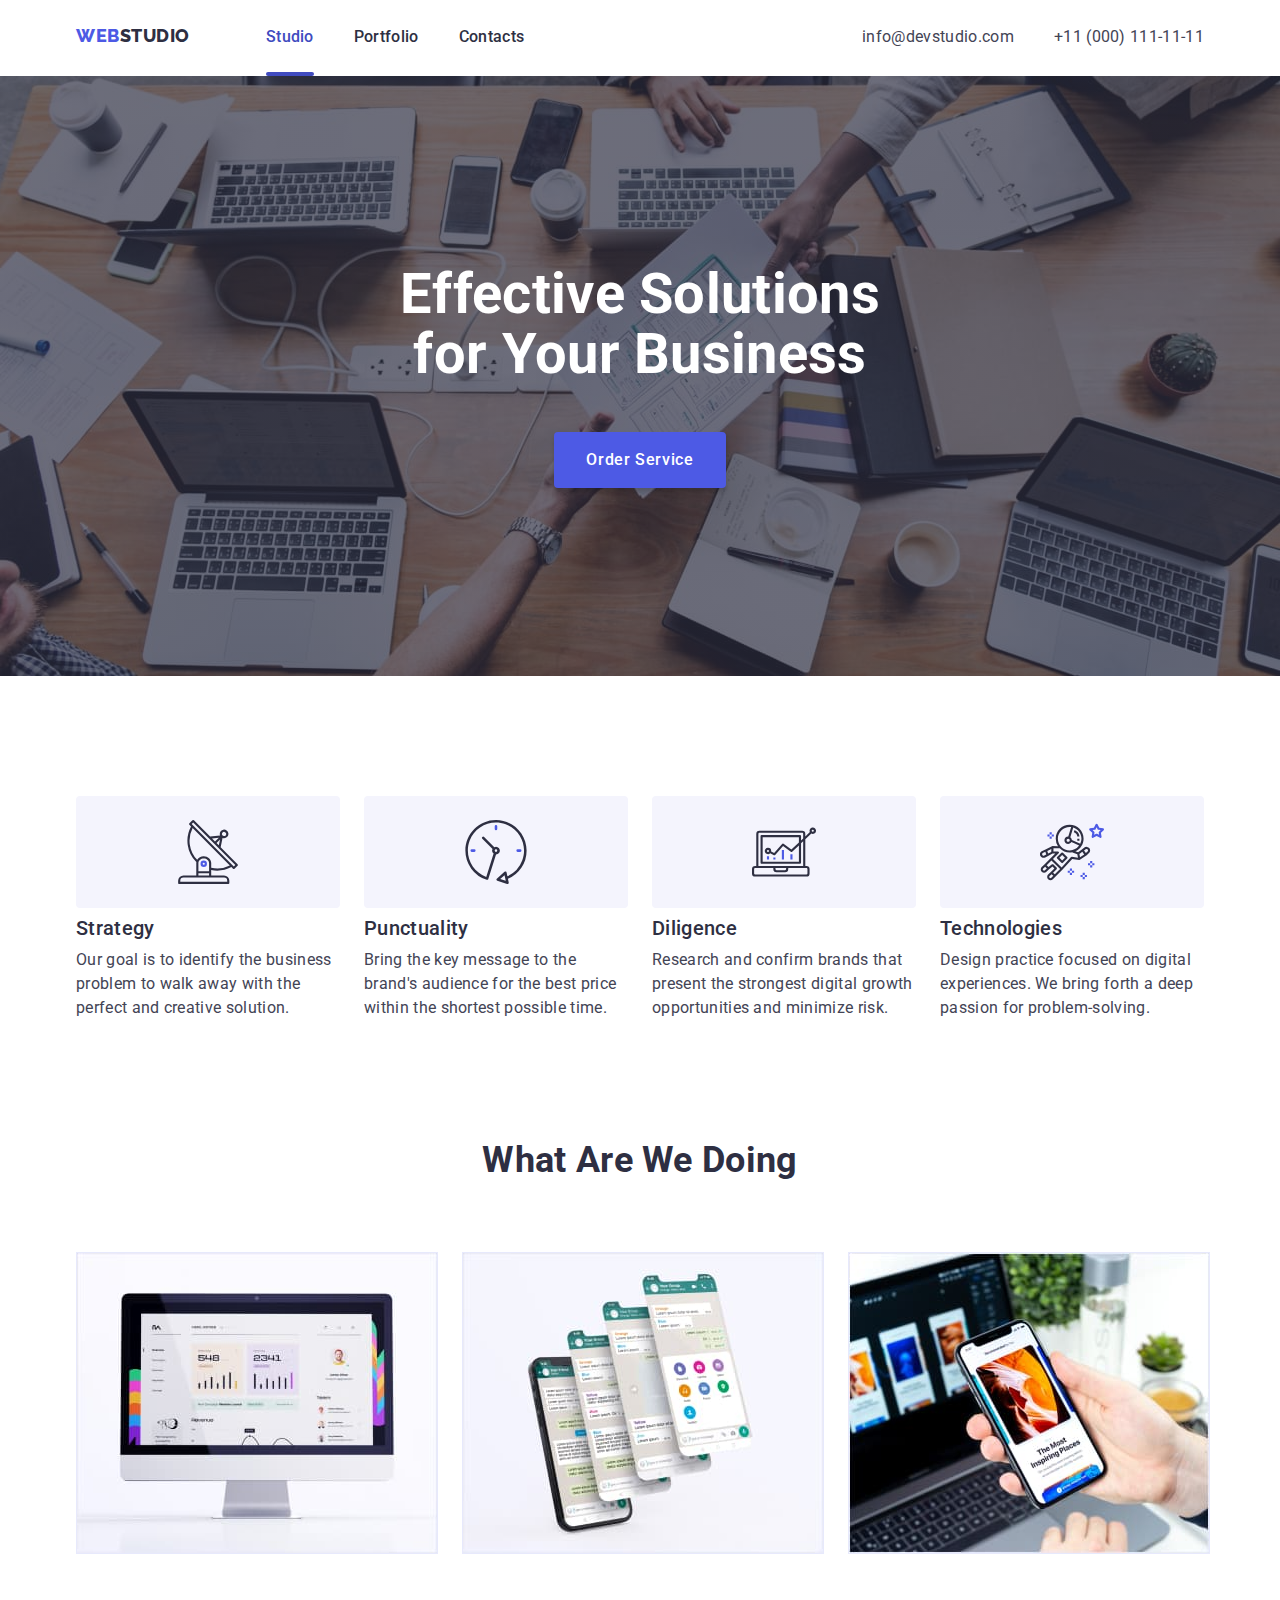
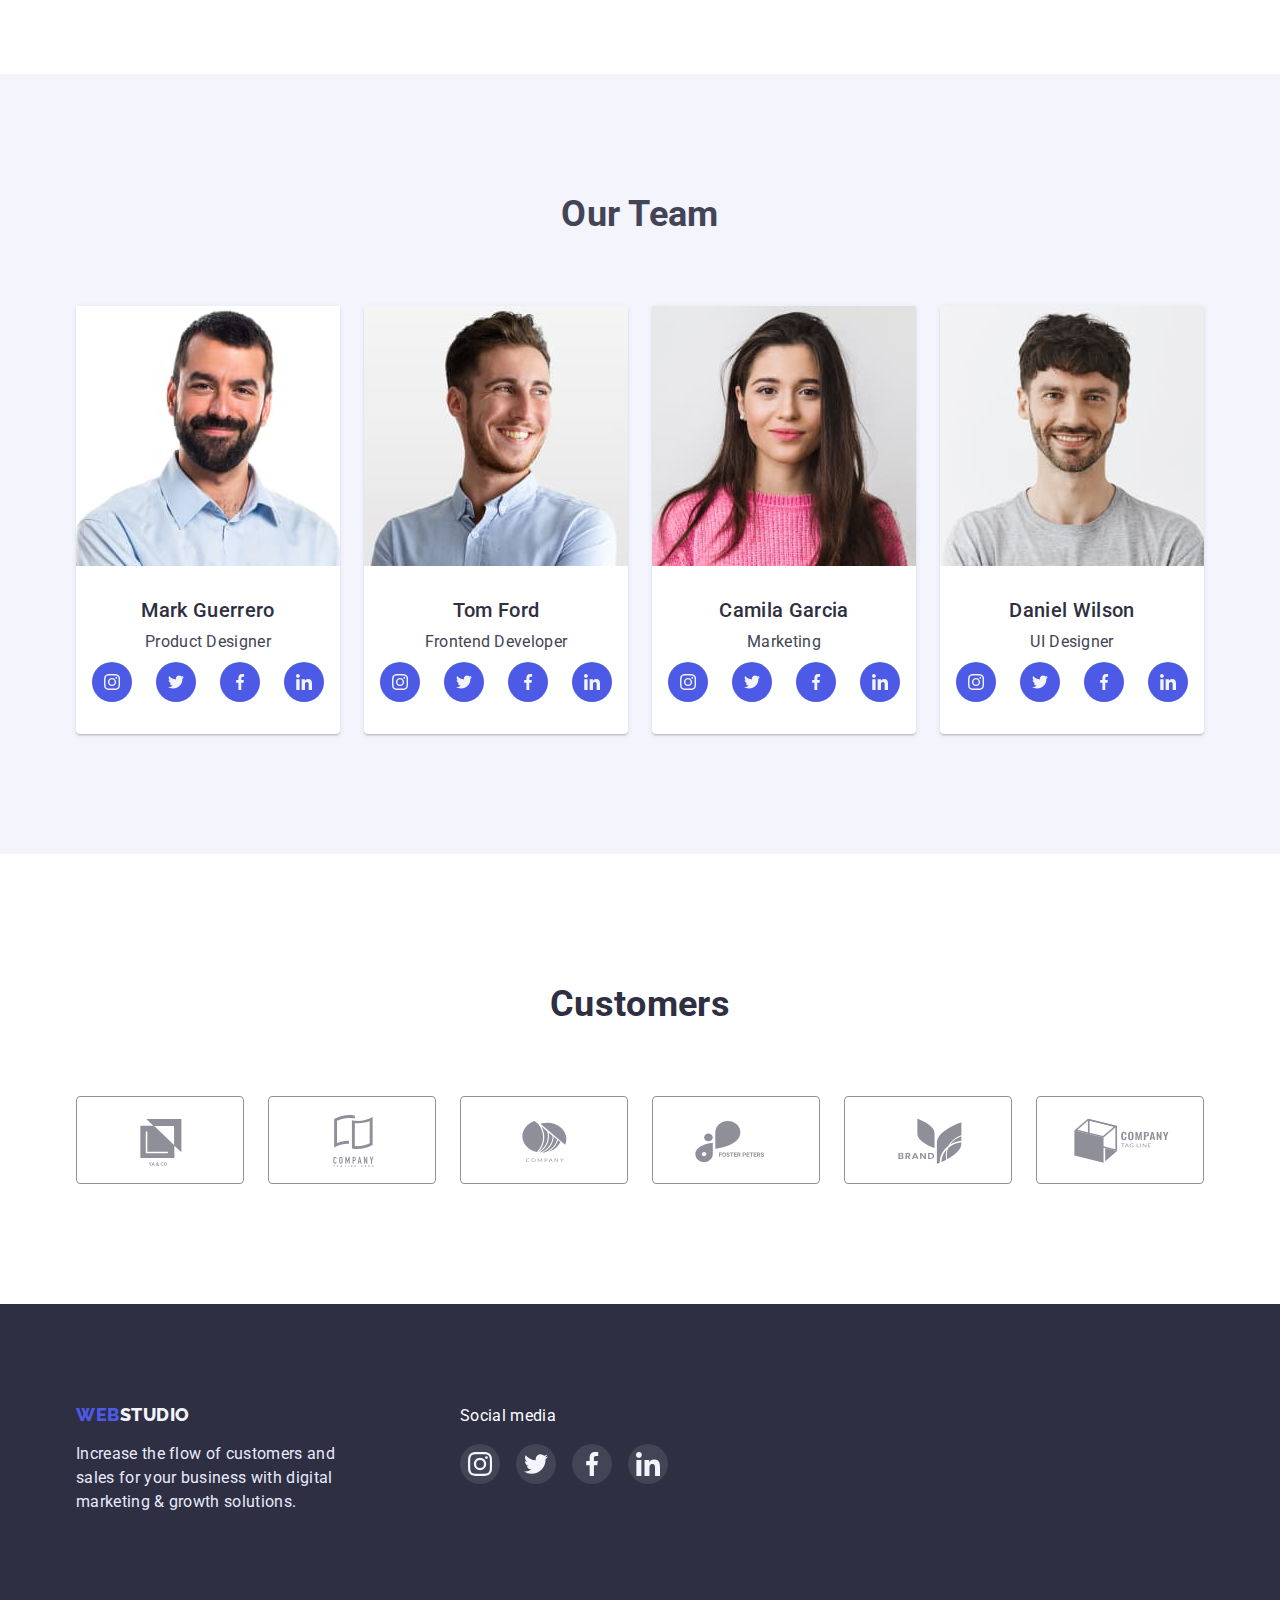
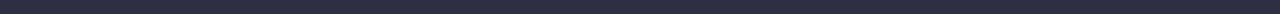
<file: index.html>
<!DOCTYPE html>
<html lang="en">
  <head>
    <meta charset="UTF-8" />
    <meta http-equiv="X-UA-Compatible" content="IE=edge" />
    <meta name="viewport" content="width=device-width, initial-scale=1.0" />
    <link rel="preconnect" href="https://fonts.googleapis.com" />
    <link rel="preconnect" href="https://fonts.gstatic.com" crossorigin />
    <link
      href="https://fonts.googleapis.com/css2?family=Roboto:wght@400;500;700;900&family=Raleway:wght@800&display=swap"
      rel="stylesheet"
    />
    <link
      rel="stylesheet"
      href="https://cdnjs.cloudflare.com/ajax/libs/modern-normalize/1.1.0/modern-normalize.min.css"
    />
    <link rel="stylesheet" href="css/styles.css" />
    <title>Web Studio</title>
  </head>
  <body class="body">
    <header class="header">
      <div class="container flex-header">
        <!--Logo-->
        <a class="header-logo-left" href="."
          >Web<span class="header-logo-right">Studio</span></a
        >
        <!--Navigation-->
        <nav class="navigation">
          <ul class="nav-ul">
            <li class="nav-li">
              <a class="nav-a current-page" href=".">Studio</a>
            </li>
            <li class="nav-li">
              <a class="nav-a" href="portfolio.html">Portfolio</a>
            </li>
            <li class="nav-li"><a class="nav-a" href="">Contacts</a></li>
          </ul>
        </nav>
        <!-- Address -->
        <address class="address">
          <ul class="address-ul">
            <li>
              <a class="address-a" href="mailto:info@devstudio.com"
                >info@devstudio.com</a
              >
            </li>
            <li>
              <a class="address-a" href="tel:+110001111111"
                >+11 (000) 111-11-11</a
              >
            </li>
          </ul>
        </address>
      </div>
    </header>
    <main>
      <!-- Hero section -->
      <section class="index-section-hero section">
        <div class="container">
          <h1 class="index-hero-h1">Effective Solutions for Your Business</h1>
          <button class="index-hero-btn" type="button" data-modal-open>
            Order Service
          </button>
        </div>
      </section>
      <!-- Section1 -->
      <section class="index-section-strategy section">
        <div class="container">
          <h2 class="visually-hidden">Our operating principles</h2>
          <ul class="index-section-strategy-ul section-flex">
            <li class="index-section-strategy-item flex-column">
              <div class="index-section-strategy-icon-bg flex-center">
                <svg class="index-section-strategy-icon">
                  <use href="./images/icons.svg#icon-antenna-1"></use>
                </svg>
              </div>
              <h3 class="index-section-strategy-h3">Strategy</h3>
              <p class="index-section-strategy-p">
                Our goal is to identify the business problem to walk away with
                the perfect and creative solution.
              </p>
            </li>
            <li class="index-section-strategy-item flex-column">
              <div class="index-section-strategy-icon-bg flex-center">
                <svg class="index-section-strategy-icon">
                  <use href="./images/icons.svg#icon-clock-1"></use>
                </svg>
              </div>
              <h3 class="index-section-strategy-h3">Punctuality</h3>
              <p class="index-section-strategy-p">
                Bring the key message to the brand's audience for the best price
                within the shortest possible time.
              </p>
            </li>
            <li class="index-section-strategy-item flex-column">
              <div class="index-section-strategy-icon-bg flex-center">
                <svg class="index-section-strategy-icon">
                  <use href="./images/icons.svg#icon-diagram-1"></use>
                </svg>
              </div>
              <h3 class="index-section-strategy-h3">Diligence</h3>
              <p class="index-section-strategy-p">
                Research and confirm brands that present the strongest digital
                growth opportunities and minimize risk.
              </p>
            </li>
            <li class="index-section-strategy-item flex-column">
              <div class="index-section-strategy-icon-bg flex-center">
                <svg class="index-section-strategy-icon">
                  <use href="./images/icons.svg#icon-astronaut-1"></use>
                </svg>
              </div>
              <h3 class="index-section-strategy-h3">Technologies</h3>
              <p class="index-section-strategy-p">
                Design practice focused on digital experiences. We bring forth a
                deep passion for problem-solving.
              </p>
            </li>
          </ul>
        </div>
      </section>
      <!-- Section2 -->
      <section class="index-section-work section">
        <div class="container">
          <h2 class="index-section-work-h2">What are we doing</h2>
          <ul class="index-section-work-ul section-flex">
            <li class="index-section-work-item">
              <img
                class="index-section-work-img-work"
                src="./images/index/work/img-work-1.jpg"
                alt="Work statistics"
              />
            </li>
            <li class="index-section-work-item">
              <img
                class="index-section-work-img-work"
                src="./images/index/work/img-work-2.jpg"
                alt="Messaging with clients"
              />
            </li>
            <li class="index-section-work-item">
              <img
                class="index-section-work-img-work"
                src="./images/index/work/img-work-3.jpg"
                alt="Work with computer"
              />
            </li>
          </ul>
        </div>
      </section>
      <!-- Section3 -->
      <section class="index-section-team section">
        <div class="container">
          <h2 class="index-section-team-h2">Our Team</h2>
          <ul class="index-section-team-cards section-flex">
            <li class="index-section-team-cards-item">
              <img
                class="index-section-team-cards-img"
                src="./images/index/team/img-employee-1.jpg"
                alt="Product Designer"
              />
              <div class="index-section-team-cards-text flex-column">
                <h3 class="index-section-team-cards-h3">Mark Guerrero</h3>
                <p class="index-section-team-cards-p">Product Designer</p>

                <!-- social links -->
                <ul class="index-section-team-cards-links section-flex">
                  <li class="index-section-team-cards-links-item">
                    <a
                      class="index-section-team-cards-link social-links flex-center"
                      href="https://instagram.com/"
                      aria-label="Instagram link"
                      target="_blank"
                      rel="noreferrer noopener"
                    >
                      <svg class="index-section-team-icon">
                        <use href="./images/icons.svg#icon-instagram-2"></use>
                      </svg>
                    </a>
                  </li>
                  <li class="index-section-team-cards-links-item">
                    <a
                      class="index-section-team-cards-link social-links flex-center"
                      href="https://twitter.com/"
                      aria-label="Twitter link"
                      target="_blank"
                      rel="noreferrer noopener"
                    >
                      <svg class="index-section-team-icon">
                        <use href="./images/icons.svg#icon-twitter-1"></use>
                      </svg>
                    </a>
                  </li>
                  <li class="index-section-team-cards-links-item">
                    <a
                      class="index-section-team-cards-link social-links flex-center"
                      href="https://facebook.com/"
                      aria-label="Facebook link"
                      target="_blank"
                      rel="noreferrer noopener"
                    >
                      <svg class="index-section-team-icon">
                        <use href="./images/icons.svg#icon-facebook-1"></use>
                      </svg>
                    </a>
                  </li>
                  <li class="index-section-team-cards-links-item">
                    <a
                      class="index-section-team-cards-link social-links flex-center"
                      href="https://linkedin.com/"
                      aria-label="Linkedin link"
                      target="_blank"
                      rel="noreferrer noopener"
                    >
                      <svg class="index-section-team-icon">
                        <use href="./images/icons.svg#icon-linkedin-1"></use>
                      </svg>
                    </a>
                  </li>
                </ul>
              </div>
            </li>
            <li class="index-section-team-cards-item">
              <img
                class="index-section-team-cards-img"
                src="./images/index/team/img-employee-2.jpg"
                alt="Frontend Developer"
              />
              <div class="index-section-team-cards-text flex-column">
                <h3 class="index-section-team-cards-h3">Tom Ford</h3>
                <p class="index-section-team-cards-p">Frontend Developer</p>

                <!-- social links -->
                <ul class="index-section-team-cards-links section-flex">
                  <li class="index-section-team-cards-links-item">
                    <a
                      class="index-section-team-cards-link social-links flex-center"
                      href="https://instagram.com/"
                      aria-label="Instagram link"
                      target="_blank"
                      rel="noreferrer noopener"
                    >
                      <svg class="index-section-team-icon">
                        <use href="./images/icons.svg#icon-instagram-2"></use>
                      </svg>
                    </a>
                  </li>
                  <li class="index-section-team-cards-links-item">
                    <a
                      class="index-section-team-cards-link social-links flex-center"
                      href="https://twitter.com/"
                      aria-label="Twitter link"
                      target="_blank"
                      rel="noreferrer noopener"
                    >
                      <svg class="index-section-team-icon">
                        <use href="./images/icons.svg#icon-twitter-1"></use>
                      </svg>
                    </a>
                  </li>
                  <li class="index-section-team-cards-links-item">
                    <a
                      class="index-section-team-cards-link social-links flex-center"
                      href="https://facebook.com/"
                      aria-label="Facebook link"
                      target="_blank"
                      rel="noreferrer noopener"
                    >
                      <svg class="index-section-team-icon">
                        <use href="./images/icons.svg#icon-facebook-1"></use>
                      </svg>
                    </a>
                  </li>
                  <li class="index-section-team-cards-links-item">
                    <a
                      class="index-section-team-cards-link social-links flex-center"
                      href="https://linkedin.com/"
                      aria-label="Linkedin link"
                      target="_blank"
                      rel="noreferrer noopener"
                    >
                      <svg class="index-section-team-icon">
                        <use href="./images/icons.svg#icon-linkedin-1"></use>
                      </svg>
                    </a>
                  </li>
                </ul>
              </div>
            </li>
            <li class="index-section-team-cards-item">
              <img
                class="index-section-team-cards-img"
                src="./images/index/team/img-employee-3.jpg"
                alt="Marketing"
              />
              <div class="index-section-team-cards-text flex-column">
                <h3 class="index-section-team-cards-h3">Camila Garcia</h3>
                <p class="index-section-team-cards-p">Marketing</p>
                <!-- social links -->
                <ul class="index-section-team-cards-links section-flex">
                  <li class="index-section-team-cards-links-item">
                    <a
                      class="index-section-team-cards-link social-links flex-center"
                      href="https://instagram.com/"
                      aria-label="Instagram link"
                      target="_blank"
                      rel="noreferrer noopener"
                    >
                      <svg class="index-section-team-icon">
                        <use href="./images/icons.svg#icon-instagram-2"></use>
                      </svg>
                    </a>
                  </li>
                  <li class="index-section-team-cards-links-item">
                    <a
                      class="index-section-team-cards-link social-links flex-center"
                      href="https://twitter.com/"
                      aria-label="Twitter link"
                      target="_blank"
                      rel="noreferrer noopener"
                    >
                      <svg class="index-section-team-icon">
                        <use href="./images/icons.svg#icon-twitter-1"></use>
                      </svg>
                    </a>
                  </li>
                  <li class="index-section-team-cards-links-item">
                    <a
                      class="index-section-team-cards-link social-links flex-center"
                      href="https://facebook.com/"
                      aria-label="Facebook link"
                      target="_blank"
                      rel="noreferrer noopener"
                    >
                      <svg class="index-section-team-icon">
                        <use href="./images/icons.svg#icon-facebook-1"></use>
                      </svg>
                    </a>
                  </li>
                  <li class="index-section-team-cards-links-item">
                    <a
                      class="index-section-team-cards-link social-links flex-center"
                      href="https://linkedin.com/"
                      aria-label="Linkedin link"
                      target="_blank"
                      rel="noreferrer noopener"
                    >
                      <svg class="index-section-team-icon">
                        <use href="./images/icons.svg#icon-linkedin-1"></use>
                      </svg>
                    </a>
                  </li>
                </ul>
              </div>
            </li>
            <li class="index-section-team-cards-item">
              <img
                class="index-section-team-cards-img"
                src="./images/index/team/img-employee-4.jpg"
                alt="UI Designer"
              />
              <div class="index-section-team-cards-text flex-column">
                <h3 class="index-section-team-cards-h3">Daniel Wilson</h3>
                <p class="index-section-team-cards-p">UI Designer</p>
                <!-- social links -->
                <ul class="index-section-team-cards-links section-flex">
                  <li class="index-section-team-cards-links-item">
                    <a
                      class="index-section-team-cards-link social-links flex-center"
                      href="https://instagram.com/"
                      aria-label="Instagram link"
                      target="_blank"
                      rel="noreferrer noopener"
                    >
                      <svg class="index-section-team-icon">
                        <use href="./images/icons.svg#icon-instagram-2"></use>
                      </svg>
                    </a>
                  </li>
                  <li class="index-section-team-cards-links-item">
                    <a
                      class="index-section-team-cards-link social-links flex-center"
                      href="https://twitter.com/"
                      aria-label="Twitter link"
                      target="_blank"
                      rel="noreferrer noopener"
                    >
                      <svg class="index-section-team-icon">
                        <use href="./images/icons.svg#icon-twitter-1"></use>
                      </svg>
                    </a>
                  </li>
                  <li class="index-section-team-cards-links-item">
                    <a
                      class="index-section-team-cards-link social-links flex-center"
                      href="https://facebook.com/"
                      aria-label="Facebook link"
                      target="_blank"
                      rel="noreferrer noopener"
                    >
                      <svg class="index-section-team-icon">
                        <use href="./images/icons.svg#icon-facebook-1"></use>
                      </svg>
                    </a>
                  </li>
                  <li class="index-section-team-cards-links-item">
                    <a
                      class="index-section-team-cards-link social-links flex-center"
                      href="https://linkedin.com/"
                      aria-label="Linkedin link"
                      target="_blank"
                      rel="noreferrer noopener"
                    >
                      <svg class="index-section-team-icon">
                        <use href="./images/icons.svg#icon-linkedin-1"></use>
                      </svg>
                    </a>
                  </li>
                </ul>
              </div>
            </li>
          </ul>
        </div>
      </section>
      <!-- Section4 -->
      <section class="index-section-customers section">
        <div class="container">
          <h2 class="index-section-customers-h2">Customers</h2>
          <ul class="index-section-customers-ul section-flex">
            <li class="index-section-customers-item">
              <a
                href=""
                class="index-section-customers-link flex-center"
                aria-label="Customer1 link"
                target="_blank"
                rel="noreferrer noopener"
              >
                <svg class="index-section-customers-svg">
                  <use href="./images/icons.svg#icon-Logo-customer-1"></use>
                </svg>
              </a>
            </li>
            <li class="index-section-customers-item">
              <a
                href=""
                class="index-section-customers-link flex-center"
                aria-label="Customer2 link"
                target="_blank"
                rel="noreferrer noopener"
              >
                <svg class="index-section-customers-svg">
                  <use href="./images/icons.svg#icon-Logo-customer-2"></use>
                </svg>
              </a>
            </li>
            <li class="index-section-customers-item">
              <a
                href=""
                class="index-section-customers-link flex-center"
                aria-label="Customer3 link"
                target="_blank"
                rel="noreferrer noopener"
              >
                <svg class="index-section-customers-svg">
                  <use href="./images/icons.svg#icon-Logo-customer-3"></use>
                </svg>
              </a>
            </li>
            <li class="index-section-customers-item">
              <a
                href=""
                class="index-section-customers-link flex-center"
                aria-label="Customer4 link"
                target="_blank"
                rel="noreferrer noopener"
              >
                <svg class="index-section-customers-svg">
                  <use href="./images/icons.svg#icon-Logo-customer-4"></use>
                </svg>
              </a>
            </li>
            <li class="index-section-customers-item">
              <a
                href=""
                class="index-section-customers-link flex-center"
                aria-label="Customer5 link"
                target="_blank"
                rel="noreferrer noopener"
              >
                <svg class="index-section-customers-svg">
                  <use href="./images/icons.svg#icon-Logo-customer-5"></use>
                </svg>
              </a>
            </li>
            <li class="index-section-customers-item">
              <a
                href=""
                class="index-section-customers-link flex-center"
                aria-label="Customer6 link"
                target="_blank"
                rel="noreferrer noopener"
              >
                <svg class="index-section-customers-svg">
                  <use href="./images/icons.svg#icon-Logo-customer-6"></use>
                </svg>
              </a>
            </li>
          </ul>
        </div>
      </section>
    </main>
    <footer class="footer">
      <div class="container flex-footer">
        <div class="footer-text flex-column">
          <!--Logo-->
          <a class="footer-logo-left" href="."
            >Web<span class="footer-logo-right">Studio</span></a
          >
          <p class="footer-p">
            Increase the flow of customers and sales for your business with
            digital marketing & growth solutions.
          </p>
        </div>
        <div class="footer-social flex-column">
          <p class="footer-social-p">Social media</p>
          <ul class="footer-social-ul">
            <li class="footer-social-item">
              <a
                class="footer-social-links social-links flex-center"
                href="https://instagram.com/"
                aria-label="Instagram link"
                target="_blank"
                rel="noreferrer noopener"
              >
                <svg class="footer-social-icon">
                  <use href="./images/icons.svg#icon-instagram-2"></use>
                </svg>
              </a>
            </li>
            <li class="footer-social-item">
              <a
                class="footer-social-links social-links flex-center"
                href="https://twitter.com/"
                aria-label="Twitter link"
                target="_blank"
                rel="noreferrer noopener"
              >
                <svg class="footer-social-icon">
                  <use href="./images/icons.svg#icon-twitter-1"></use>
                </svg>
              </a>
            </li>
            <li class="footer-social-item">
              <a
                class="footer-social-links social-links flex-center"
                href="https://facebook.com/"
                aria-label="Facebook link"
                target="_blank"
                rel="noreferrer noopener"
              >
                <svg class="footer-social-icon">
                  <use href="./images/icons.svg#icon-facebook-1"></use>
                </svg>
              </a>
            </li>
            <li class="footer-social-item">
              <a
                class="footer-social-links social-links flex-center"
                href="https://linkedin.com/"
                aria-label="Linkedin link"
                target="_blank"
                rel="noreferrer noopener"
              >
                <svg class="footer-social-icon">
                  <use href="./images/icons.svg#icon-linkedin-1"></use>
                </svg>
              </a>
            </li>
          </ul>
        </div>
      </div>
    </footer>
    <!-- modal window -->
    <div class="backdrop is-hidden" data-modal>
      <div class="modal">
        <button class="modal-btn flex-center" type="button" data-modal-close>
          <svg class="modal-icon" width="8px" height="8px">
            <use href="./images/icons.svg#icon-close-window-18dp"></use>
          </svg>
        </button>
      </div>
    </div>
    <script src="./js/modal.js"></script>
  </body>
</html>
</file>
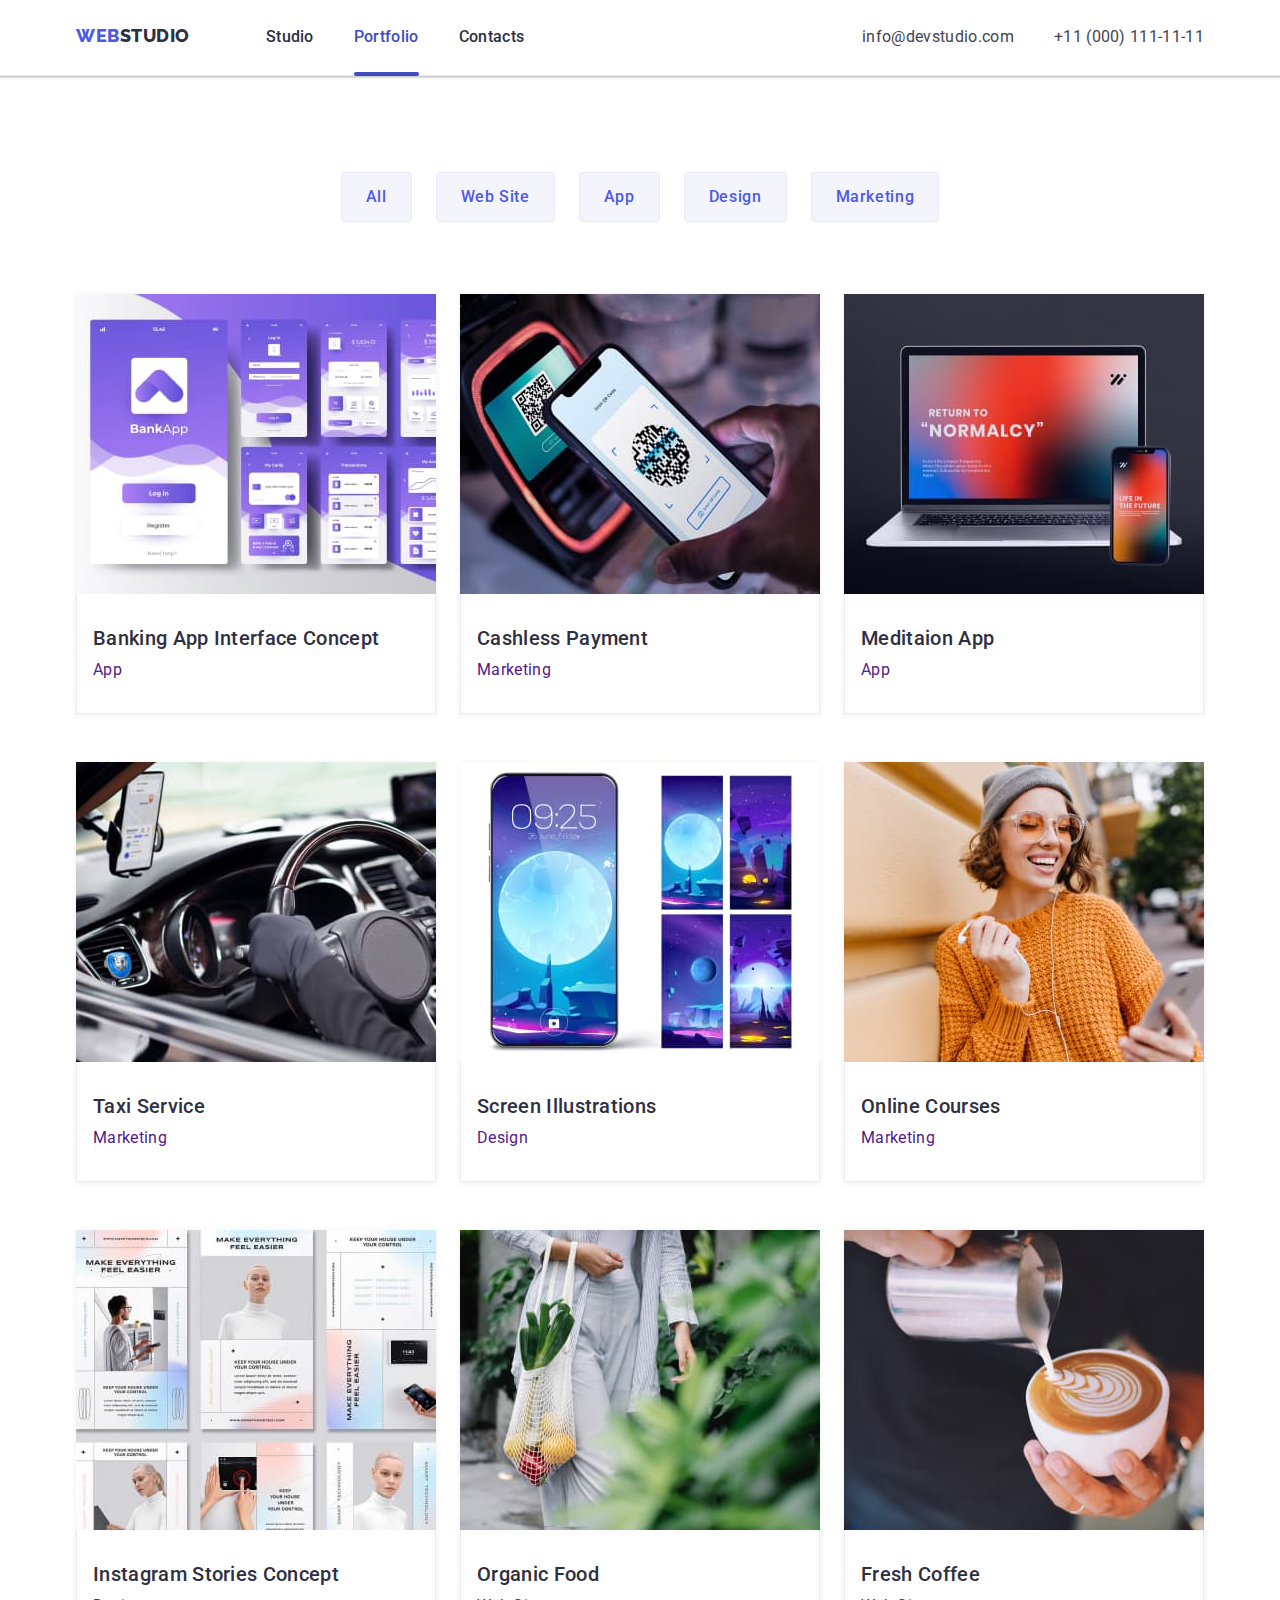
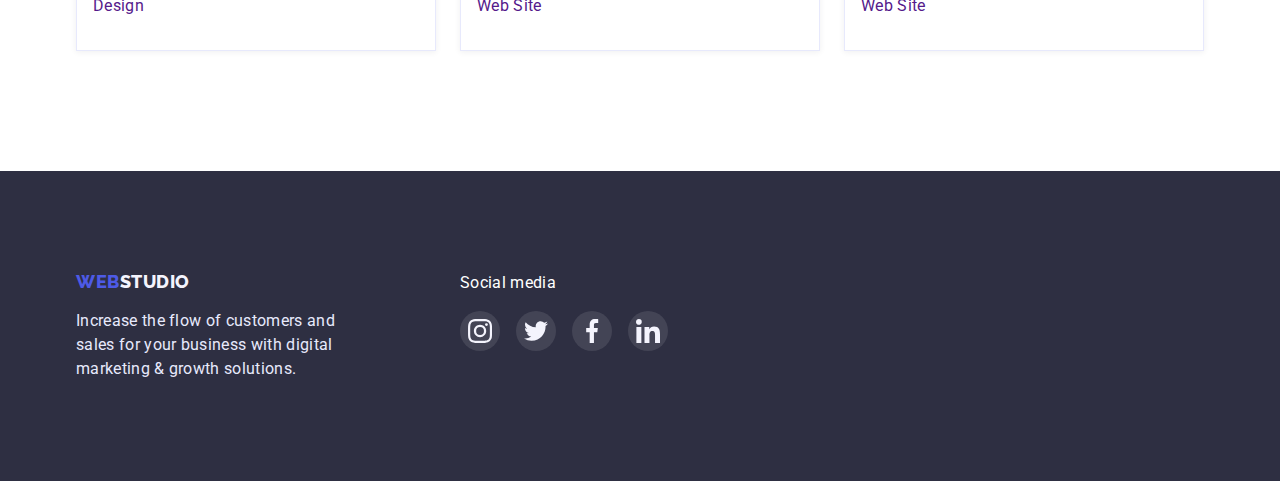
<file: portfolio.html>
<!DOCTYPE html>
<html lang="en">
  <head>
    <meta charset="UTF-8" />
    <meta http-equiv="X-UA-Compatible" content="IE=edge" />
    <meta name="viewport" content="width=device-width, initial-scale=1.0" />
    <link rel="preconnect" href="https://fonts.googleapis.com" />
    <link rel="preconnect" href="https://fonts.gstatic.com" crossorigin />
    <link
      href="https://fonts.googleapis.com/css2?family=Roboto:wght@400;500;700&family=Raleway:wght@800&display=swap"
      rel="stylesheet"
    />
    <link
      rel="stylesheet"
      href="https://cdnjs.cloudflare.com/ajax/libs/modern-normalize/1.0.0/modern-normalize.min.css"
    />
    <link rel="stylesheet" href="css/styles.css" />
    <title>Portfolio</title>
  </head>
  <body class="body">
    <header class="header header-portfolio">
      <div class="container flex-header">
        <!--Navigation-->
        <a class="header-logo-left" href="."
          >Web<span class="header-logo-right">Studio</span></a
        >
        <nav class="navigation">
          <!--Logo-->

          <ul class="nav-ul">
            <li><a class="nav-a" href=".">Studio</a></li>
            <li>
              <a class="nav-a current-page" href="portfolio.html">Portfolio</a>
            </li>
            <li><a class="nav-a" href="">Contacts</a></li>
          </ul>
        </nav>
        <address class="address">
          <ul class="address-ul">
            <li>
              <a class="address-a" href="mailto:info@devstudio.com"
                >info@devstudio.com</a
              >
            </li>
            <li>
              <a class="address-a" href="tel:+110001111111"
                >+11 (000) 111-11-11</a
              >
            </li>
          </ul>
        </address>
      </div>
    </header>
    <main class="portfolio-main">
      <!-- Hero -->
      <section class="portfolio-section-hero section">
        <div class="container">
          <h1 class="visually-hidden">Portfolio</h1>
          <!-- buttons -->
          <ul class="portfolio-hero-btns section-flex">
            <li>
              <button class="portfolio-hero-btn" type="button">All</button>
            </li>
            <li>
              <button class="portfolio-hero-btn" type="button">Web Site</button>
            </li>
            <li>
              <button class="portfolio-hero-btn" type="button">App</button>
            </li>
            <li>
              <button class="portfolio-hero-btn" type="button">Design</button>
            </li>
            <li>
              <button class="portfolio-hero-btn" type="button">
                Marketing
              </button>
            </li>
          </ul>
          <!-- images -->
          <ul class="portfolio-hero-ul">
            <li class="portfolio-hero-items">
              <a class="portfolio-hero-a" href="">
                <div class="portfolio-hero-a-first">
                  <img
                    class="portfolio-hero-img"
                    src="./images/portfolio/img-portfolio1.jpg"
                    alt="Banking App Interface"
                  />
                  <div class="portfolio-hero-a-bg">
                    <p class="portfolio-hero-p">
                      14 Stylish and User-Friendly App Design Concepts · Task
                      Manager App · Calorie Tracker App · Exotic Fruit Ecommerce
                      App · Cloud Storage App
                    </p>
                  </div>
                </div>
                <div class="portfolio-hero-text">
                  <h2 class="portfolio-hero-h2">
                    Banking App Interface Concept
                  </h2>
                  <p class="portfolio-hero-p">App</p>
                </div>
              </a>
            </li>
            <li class="portfolio-hero-items">
              <a class="portfolio-hero-a" href="">
                <div class="portfolio-hero-a-first">
                  <img
                    class="portfolio-hero-img"
                    src="./images/portfolio/img-portfolio2.jpg"
                    alt="Cashless payment"
                  />
                  <div class="portfolio-hero-a-bg">
                    <p class="portfolio-hero-p">
                      14 Stylish and User-Friendly App Design Concepts · Task
                      Manager App · Calorie Tracker App · Exotic Fruit Ecommerce
                      App · Cloud Storage App
                    </p>
                  </div>
                </div>
                <div class="portfolio-hero-text">
                  <h2 class="portfolio-hero-h2">Cashless Payment</h2>
                  <p class="portfolio-hero-p">Marketing</p>
                </div>
              </a>
            </li>
            <li class="portfolio-hero-items">
              <a class="portfolio-hero-a" href="">
                <div class="portfolio-hero-a-first">
                  <img
                    class="portfolio-hero-img"
                    src="./images/portfolio/img-portfolio3.jpg"
                    alt="Title pages mediation app"
                  />
                  <div class="portfolio-hero-a-bg">
                    <p class="portfolio-hero-p">
                      14 Stylish and User-Friendly App Design Concepts · Task
                      Manager App · Calorie Tracker App · Exotic Fruit Ecommerce
                      App · Cloud Storage App
                    </p>
                  </div>
                </div>
                <div class="portfolio-hero-text">
                  <h2 class="portfolio-hero-h2">Meditaion App</h2>
                  <p class="portfolio-hero-p">App</p>
                </div>
              </a>
            </li>
            <li class="portfolio-hero-items">
              <a class="portfolio-hero-a" href="">
                <div class="portfolio-hero-a-first">
                  <img
                    class="portfolio-hero-img"
                    src="./images/portfolio/img-portfolio4.jpg"
                    alt="Taxi cab"
                  />
                  <div class="portfolio-hero-a-bg">
                    <p class="portfolio-hero-p">
                      14 Stylish and User-Friendly App Design Concepts · Task
                      Manager App · Calorie Tracker App · Exotic Fruit Ecommerce
                      App · Cloud Storage App
                    </p>
                  </div>
                </div>
                <div class="portfolio-hero-text">
                  <h2 class="portfolio-hero-h2">Taxi Service</h2>
                  <p class="portfolio-hero-p">Marketing</p>
                </div>
              </a>
            </li>
            <li class="portfolio-hero-items">
              <a class="portfolio-hero-a" href="">
                <div class="portfolio-hero-a-first">
                  <img
                    class="portfolio-hero-img"
                    src="./images/portfolio/img-portfolio5.jpg"
                    alt="Screen Illustration"
                  />
                  <div class="portfolio-hero-a-bg">
                    <p class="portfolio-hero-p">
                      14 Stylish and User-Friendly App Design Concepts · Task
                      Manager App · Calorie Tracker App · Exotic Fruit Ecommerce
                      App · Cloud Storage App
                    </p>
                  </div>
                </div>
                <div class="portfolio-hero-text">
                  <h2 class="portfolio-hero-h2">Screen Illustrations</h2>
                  <p class="portfolio-hero-p">Design</p>
                </div>
              </a>
            </li>
            <li class="portfolio-hero-items">
              <a class="portfolio-hero-a" href="">
                <div class="portfolio-hero-a-first">
                  <img
                    class="portfolio-hero-img"
                    src="./images/portfolio/img-portfolio6.jpg"
                    alt="Smiling girl"
                  />
                  <div class="portfolio-hero-a-bg">
                    <p class="portfolio-hero-p">
                      14 Stylish and User-Friendly App Design Concepts · Task
                      Manager App · Calorie Tracker App · Exotic Fruit Ecommerce
                      App · Cloud Storage App
                    </p>
                  </div>
                </div>
                <div class="portfolio-hero-text">
                  <h2 class="portfolio-hero-h2">Online Courses</h2>
                  <p class="portfolio-hero-p">Marketing</p>
                </div>
              </a>
            </li>
            <li class="portfolio-hero-items">
              <a class="portfolio-hero-a" href="">
                <div class="portfolio-hero-a-first">
                  <img
                    class="portfolio-hero-img"
                    src="./images/portfolio/img-portfolio7.jpg"
                    alt="Instagram images"
                  />
                  <div class="portfolio-hero-a-bg">
                    <p class="portfolio-hero-p">
                      14 Stylish and User-Friendly App Design Concepts · Task
                      Manager App · Calorie Tracker App · Exotic Fruit Ecommerce
                      App · Cloud Storage App
                    </p>
                  </div>
                </div>
                <div class="portfolio-hero-text">
                  <h2 class="portfolio-hero-h2">Instagram Stories Concept</h2>
                  <p class="portfolio-hero-p">Design</p>
                </div>
              </a>
            </li>
            <li class="portfolio-hero-items">
              <a class="portfolio-hero-a" href="">
                <div class="portfolio-hero-a-first">
                  <img
                    class="portfolio-hero-img"
                    src="./images/portfolio/img-portfolio8.jpg"
                    alt="Girl carrying fruit"
                  />
                  <div class="portfolio-hero-a-bg">
                    <p class="portfolio-hero-p">
                      14 Stylish and User-Friendly App Design Concepts · Task
                      Manager App · Calorie Tracker App · Exotic Fruit Ecommerce
                      App · Cloud Storage App
                    </p>
                  </div>
                </div>
                <div class="portfolio-hero-text">
                  <h2 class="portfolio-hero-h2">Organic Food</h2>
                  <p class="portfolio-hero-p">Web Site</p>
                </div>
              </a>
            </li>
            <li class="portfolio-hero-items">
              <a class="portfolio-hero-a" href="">
                <div class="portfolio-hero-a-first">
                  <img
                    class="portfolio-hero-img"
                    src="./images/portfolio/img-portfolio9.jpg"
                    alt="Cup of fresh Coffee"
                  />
                  <div class="portfolio-hero-a-bg">
                    <p class="portfolio-hero-p">
                      14 Stylish and User-Friendly App Design Concepts · Task
                      Manager App · Calorie Tracker App · Exotic Fruit Ecommerce
                      App · Cloud Storage App
                    </p>
                  </div>
                </div>
                <div class="portfolio-hero-text">
                  <h2 class="portfolio-hero-h2">Fresh Coffee</h2>
                  <p class="portfolio-hero-p">Web Site</p>
                </div>
              </a>
            </li>
          </ul>
        </div>
      </section>
    </main>
    <footer class="footer">
      <div class="container flex-footer">
        <div class="footer-text flex-column">
          <!--Logo-->
          <a class="footer-logo-left" href="."
            >Web<span class="footer-logo-right">Studio</span></a
          >
          <p class="footer-p">
            Increase the flow of customers and sales for your business with
            digital marketing & growth solutions.
          </p>
        </div>
        <div class="footer-social flex-column">
          <p class="footer-social-p">Social media</p>
          <ul class="footer-social-ul">
            <li class="footer-social-item">
              <a
                class="footer-social-links social-links flex-center"
                href="https://instagram.com/"
                aria-label="Instagram link"
                target="_blank"
                rel="noreferrer noopener"
              >
                <svg class="footer-social-icon">
                  <use href="./images/icons.svg#icon-instagram-2"></use>
                </svg>
              </a>
            </li>
            <li class="footer-social-item">
              <a
                class="footer-social-links social-links flex-center"
                href="https://twitter.com/"
                aria-label="Twitter link"
                target="_blank"
                rel="noreferrer noopener"
              >
                <svg class="footer-social-icon">
                  <use href="./images/icons.svg#icon-twitter-1"></use>
                </svg>
              </a>
            </li>
            <li class="footer-social-item">
              <a
                class="footer-social-links social-links flex-center"
                href="https://facebook.com/"
                aria-label="Facebook link"
                target="_blank"
                rel="noreferrer noopener"
              >
                <svg class="footer-social-icon">
                  <use href="./images/icons.svg#icon-facebook-1"></use>
                </svg>
              </a>
            </li>
            <li class="footer-social-item">
              <a
                class="footer-social-links social-links flex-center"
                href="https://linkedin.com/"
                aria-label="Linkedin link"
                target="_blank"
                rel="noreferrer noopener"
              >
                <svg class="footer-social-icon">
                  <use href="./images/icons.svg#icon-linkedin-1"></use>
                </svg>
              </a>
            </li>
          </ul>
        </div>
      </div>
    </footer>
  </body>
</html>
</file>
<file: css/styles.css>
/* variables */
:root {
  --col-iris: #4d5ae5;
  --col-ocean: #404bbf;
  --col-navy-blue: #2e2f42;
  --col-green: #31d0aa;
  --col-slate: #434455;
  --col-light-slate: #8e8f99;
  --col-cornflower: #e7e9fc;
  --col-cloud: #f4f4fd;
  --col-navy-blue-modal: rgba(46, 47, 66, 0.4);
  --col-grey: rgba(46, 47, 66, 0.7);
  --col-black: #000000;
  --col-white: #ffffff;
  --col-background: #e5e5e5;
  --col-bg-modal: #fcfcfc;
  --col-bg-backdrop: rgba(0, 0, 0, 0.4);
  --col-btn-shadow: rgba(0, 0, 0, 0.15);
  --col-btn-shadow1: rgba(0, 0, 0, 0.12);
  --col-btn-shadow2: rgba(0, 0, 0, 0.08);
  --col-btn-shadow3: rgba(0, 0, 0, 0.1);
  --col-background-footer: rgba(255, 255, 255, 0.1);
  --col-navy-blue-shadow1: rgba(46, 47, 66, 0.08);
  --col-navy-blue-shadow2: rgba(46, 47, 66, 0.16);
  --cont-max-width: 1440px;
  --cont-width: 1158px;
  --cont-padding-left: 15px;
  --cont-padding-right: 15px;
  --sect-flex-gap: 24px;
  --pad-header-top: 24px;
  --pad-header-btm: 28px;
  --trans-hv: 250ms cubic-bezier(0.4, 0, 0.2, 1);
}
/* margin 0 */
h1,
h2,
h3,
p {
  margin: 0;
}
/* ul flex */
ul {
  margin: 0;
  padding: 0;
  display: flex;
  list-style: none;
}
/* images */
img {
  display: block;
}
/* container */
.container {
  width: var(--cont-width);
  padding-left: var(--cont-padding-left);
  padding-right: var(--cont-padding-right);
  margin-left: auto;
  margin-right: auto;
}
/* flex-column */
.flex-column {
  display: flex;
  flex-direction: column;
  justify-content: center;
}
.flex-center {
  display: flex;
  justify-content: center;
  align-items: center;
}
/* flex-header */
.flex-header {
  display: flex;
  align-items: baseline;
}
/* for sections */
.section {
  padding: 120px 0px;
}

.section-flex {
  gap: var(--sect-flex-gap);
}

/* body */
.body {
  font-family: "Roboto", sans-serif;
  letter-spacing: 0.02em;
  color: var(--col-slate);
}
/* header */
.header {
  padding-top: var(--pad-header-top);
  padding-bottom: var(--pad-header-btm);
}
.header-portfolio {
  padding-bottom: calc(var(--pad-header-btm) - 1px);
  border-bottom: 1px solid var(--col-cornflower);
  box-shadow: 0px 2px 1px var(--col-navy-blue-shadow1),
    0px 1px 1px var(--col-navy-blue-shadow2),
    0px 1px 6px var(--col-navy-blue-shadow1);
}

/* logo */
.header-logo-left {
  font-family: "Raleway", sans-serif;
  font-weight: 800;
  font-size: 18px;
  line-height: calc(24 / 18);
  letter-spacing: 0.03em;
  text-transform: uppercase;
  text-decoration: none;
  color: var(--col-iris);
  margin-right: 76px;
}
.header-logo-right {
  color: var(--col-navy-blue);
}
/* nav */
.navigation {
  margin-right: auto;
}
.nav-ul {
  gap: 40px;
}
.nav-li {
}

.nav-a {
  position: relative;
  font-weight: 500;
  line-height: calc(24 / 18);
  color: var(--col-navy-blue);
  text-decoration: none;
  transition: color var(--trans-hv);
  padding-top: var(--pad-header-top);
  padding-bottom: var(--pad-header-btm);
}
.current-page {
  color: var(--col-ocean);
  padding-bottom: calc(var(--pad-header-btm) + 2px);
}
.current-page::after {
  display: block;
  content: "";
  width: 100%;
  height: 4px;
  background-color: var(--col-ocean);
  border-radius: 4px;
  position: absolute;
  left: 0;
  bottom: 0;
}
.nav-a:hover,
.nav-a:focus {
  color: var(--col-ocean);
}

/* address */
.address-ul {
  gap: 40px;
}

.address-a {
  font-style: normal;
  text-decoration: none;
  color: var(--col-slate);
  transition: color var(--trans-hv);
  padding-top: var(--pad-header-top);
  padding-bottom: var(--pad-header-btm);
}
.address-a:focus,
.address-a:hover {
  color: var(--col-ocean);
}
/* index */
/* main */
/* index hero */
.index-section-hero {
  background-color: var(--col-grey);
  background-image: linear-gradient(
      to right,
      rgba(46, 47, 66, 0.7),
      rgba(46, 47, 66, 0.7)
    ),
    url(../images/index/hero/img-hero-bg.jpg);
  background-repeat: no-repeat;
  background-position: center;
  background-size: cover;
  max-width: var(--cont-max-width);
  margin-left: auto;
  margin-right: auto;
  padding: 188px 0px;
}
.index-hero-h1 {
  width: 494px;
  color: var(--col-white);
  text-align: center;
  font-size: 56px;
  line-height: calc(60 / 56);
  margin-right: auto;
  margin-left: auto;
  margin-bottom: 48px;
}
.index-hero-btn {
  font-family: inherit;
  color: var(--col-white);
  cursor: pointer;
  background-color: var(--col-iris);
  font-weight: 500;
  line-height: calc(24 / 16);
  letter-spacing: 0.04em;
  box-shadow: 0px 4px 4px var(--col-btn-shadow);
  border: none;
  border-radius: 4px;
  padding: 16px 32px;
  display: block;
  margin-right: auto;
  margin-left: auto;
  transition: background-color var(--trans-hv);
}
.index-hero-btn:focus,
.index-hero-btn:hover {
  background-color: var(--col-ocean);
}
.visually-hidden {
  position: absolute;
  width: 1px;
  height: 1px;
  margin: -1px;
  border: 0;
  padding: 0;

  white-space: nowrap;
  clip-path: inset(100%);
  clip: rect(0 0 0 0);
  overflow: hidden;
}
/* index section1 strategy*/

.index-section-strategy-ul {
}
.index-section-strategy-item {
  line-height: calc(24 / 16);
  flex-basis: calc(
    (
        var(--cont-width) - var(--cont-padding-left) - var(--cont-padding-right) -
          var(--sect-flex-gap) * 3
      ) / 4
  );
  gap: 8px;
}

.index-section-strategy-icon-bg {
  background-color: var(--col-cloud);
  border-radius: 4px;
  width: 100%;
  height: 112px;
}
.index-section-strategy-icon {
  width: 64px;
  height: 64px;
}
.index-section-strategy-h3 {
  font-weight: 500;
  font-size: 20px;
  line-height: calc(24 / 20);
  color: var(--col-navy-blue);
}
.index-section-work {
  padding-top: 0px;
}
/* index section2 work */
.index-section-work-h2 {
  font-size: 36px;
  line-height: calc(40 / 36);
  text-align: center;
  text-transform: capitalize;
  color: var(--col-navy-blue);
  margin-bottom: 72px;
}
.index-section-work-ul {
}
.index-section-work-item {
  border: 1px solid var(--col-cornflower);
  flex-basis: calc(
    (
        var(--cont-width) - var(--cont-padding-left) - var(--cont-padding-right) -
          var(--sect-flex-gap) * 2
      ) / 3
  );
}
.index-section-work-img-work {
  width: 360px;
  height: 300px;
}
/* index section3 team */
.index-section-team {
  background-color: var(--col-cloud);
}
.index-section-team-h2 {
  font-size: 36px;
  line-height: calc(40 / 36);
  text-align: center;
  text-transform: capitalize;
  margin-bottom: 72px;
}
.index-section-team-cards {
}
.index-section-team-cards-item {
  background-color: var(--col-white);
  box-shadow: 0px 1px 6px var(--col-navy-blue-shadow1),
    0px 1px 1px var(--col-navy-blue-shadow2),
    0px 2px 1px var(--col-navy-blue-shadow1);
  border-radius: 0px 0px 4px 4px;
  flex-basis: calc(
    (
        var(--cont-width) - var(--cont-padding-left) - var(--cont-padding-right) -
          var(--sect-flex-gap) * 3
      ) / 4
  );
}
.index-section-team-cards-img {
  width: 264px;
  height: 260px;
}
.index-section-team-cards-text {
  padding: 32px 0;
  align-items: center;
  gap: 8px;
}
.index-section-team-cards-h3 {
  font-weight: 500;
  font-size: 20px;
  line-height: calc(24 / 20);
  text-align: center;
  color: var(--col-navy-blue);
}
.index-section-team-cards-p {
  line-height: calc(24 / 16);
  text-align: center;
}
.index-section-team-cards-links {
  justify-content: center;
}
.index-section-team-cards-links-item {
  width: 40px;
  height: 40px;
}
.index-section-team-cards-link {
  background-color: var(--col-iris);
  transition: background-color var(--trans-hv);
}
.index-section-team-cards-link:focus,
.index-section-team-cards-link:hover {
  background-color: var(--col-ocean);
}
/* icons social*/
.social-links {
  text-decoration: none;
  width: 100%;
  height: 100%;
  border-radius: 50%;
}
.index-section-team-icon {
  width: 16px;
  height: 16px;
}
/* Section4 Customers */
.index-section-customers {
  padding-top: 130px;
}
.index-section-customers-ul {
  justify-content: center;
}
.index-section-customers-item {
  width: 168px;
  height: 88px;
}
.index-section-customers-h2 {
  font-size: 36px;
  line-height: calc(40 / 36);
  text-align: center;
  text-transform: capitalize;
  color: var(--col-navy-blue);
  margin-bottom: 72px;
}
.index-section-customers-link {
  text-decoration: none;
  width: 100%;
  height: 100%;
  border: 1px solid var(--col-light-slate);
  color: var(--col-light-slate);
  border-radius: 4px;
  transition: color var(--trans-hv), border var(--trans-hv);
}
.index-section-customers-link:focus,
.index-section-customers-link:hover {
  border: 1px solid var(--col-ocean);
  color: var(--col-ocean);
}
.index-section-customers-svg {
  width: 104px;
  height: 56px;
  fill: currentColor;
}
/* footer */

.footer {
  background-color: var(--col-navy-blue);
  padding: 100px 0px;
}
.flex-footer {
  display: flex;
  align-items: baseline;
  gap: 120px;
}
/* text */
.footer-text {
  width: 264px;
  gap: 16px;
}
.footer-logo-left {
  font-family: "Raleway", sans-serif;
  font-weight: 800;
  font-size: 18px;
  line-height: calc(22 / 18);
  letter-spacing: 0.03em;
  text-transform: uppercase;
  text-decoration: none;
  color: var(--col-iris);
  display: block;
}
.footer-logo-right {
  color: var(--col-cloud);
}

.footer-p {
  color: var(--col-cornflower);
  line-height: calc(24 / 16);
}
/* social */
.footer-social {
  gap: 16px;
}
.footer-social-ul {
  gap: 16px;
}
.footer-social-item {
  width: 40px;
  height: 40px;
}
.footer-social-p {
  font-size: 16px;
  line-height: calc(24 / 16);
  font-weight: 500px;
  color: var(--col-white);
  text-align: left;
}
.footer-social-links {
  background-color: var(--col-background-footer);
  transition: background-color var(--trans-hv);
}
.footer-social-links:focus,
.footer-social-links:hover {
  background-color: var(--col-green);
}
.footer-social-icon {
  width: 24px;
  height: 24px;
}
/* modal */
.backdrop {
  background-color: var(--col-bg-backdrop);
  width: 100%;
  height: 100%;

  position: fixed;
  top: 0;
  left: 0;

  transition: opacity var(--trans-hv), visibility var(--trans-hv);
}
.backdrop.is-hidden {
  opacity: 0;
  visibility: hidden;
  pointer-events: none;
}
.modal {
  position: absolute;
  top: 50%;
  left: 50%;
  width: 408px;
  min-height: 576px;

  transform: translate(-50%, -50%);

  background-color: var(--col-bg-modal);
  border-radius: 4px;
  box-shadow: 0px 1px 1px rgba(0, 0, 0, 0.14), 0px 1px 3px rgba(0, 0, 0, 0.12),
    0px 2px 1px rgba(0, 0, 0, 0.2);

  transition: transform var(--trans-hv);
}
.modal.is-hidden {
  transform: translatey(50%);

  /* transform: translatex(50%); */
}

.modal-btn {
  position: absolute;
  top: 24px;
  right: 24px;
  cursor: pointer;
  border: none;
  border-radius: 50%;
  width: 24px;
  height: 24px;
  padding: 0;
  background-color: var(--col-btn-shadow3);
  color: var(--col-black);
  transition: color var(--trans-hv), background-color var(--trans-hv);
}
.modal-btn:hover,
.modal-btn:focus {
  color: var(--col-white);
  background-color: var(--col-ocean);
}
.modal-icon {
  fill: currentColor;
}
/* portfolio */
/* main */
/* hero */
.portfolio-section-hero {
  padding-top: 96px;
}
.portfolio-hero-btns {
  justify-content: center;
  margin-bottom: 72px;
}
.portfolio-hero-btn {
  font-family: inherit;
  font-weight: 500;
  font-size: 16px;
  line-height: calc(24 / 16);
  letter-spacing: 0.04em;
  color: var(--col-iris);
  cursor: pointer;
  background-color: var(--col-cloud);
  border: 1px solid var(--col-cornflower);
  border-radius: 4px;
  padding: 12px 24px;
  transition: color var(--trans-hv), background-color var(--trans-hv),
    box-shadow var(--trans-hv);
}
.portfolio-hero-btn:focus,
.portfolio-hero-btn:hover {
  color: var(--col-white);
  background-color: var(--col-ocean);
  box-shadow: 0px 2px 2px var(--col-btn-shadow1),
    0px 2px 1px var(--col-btn-shadow2), 0px 3px 1px var(--col-btn-shadow3);
}
.portfolio-hero-ul {
  flex-wrap: wrap;
  gap: 48px var(--sect-flex-gap);
}
.portfolio-hero-items {
  flex-basis: calc(
    (
        var(--cont-width) - var(--cont-padding-left) - var(--cont-padding-right) -
          var(--sect-flex-gap) * 2
      ) / 3
  );
}

.portfolio-hero-a {
  text-decoration: none;
  display: block;

  box-shadow: 0 1px 6px var(--col-navy-blue-shadow1);
  transition: box-shadow var(--trans-hv);
}
.portfolio-hero-a-first {
  display: block;
  position: relative;
  overflow: hidden;
  width: 100%;
  height: 300px;
}
.portfolio-hero-a-bg {
  display: block;
  position: absolute;
  top: 0px;
  left: 0;
  width: 100%;
  height: 100%;
  background-color: var(--col-iris);
  color: var(--col-cloud);
  padding-left: 32px;
  padding-right: 32px;
  padding-top: 40px;

  transform: translatey(101%);
  transition: transform var(--trans-hv);
}

.portfolio-hero-a:focus,
.portfolio-hero-a:hover {
  box-shadow: 0 2px 1px var(--col-navy-blue-shadow1),
    0 1px 1px var(--col-navy-blue-shadow2),
    0 1px 6px var(--col-navy-blue-shadow1);
}

.portfolio-hero-a:hover .portfolio-hero-a-first .portfolio-hero-a-bg {
  transform: translateY(0);
}
.portfolio-hero-img {
  width: 360px;
  height: 300px;
}
.portfolio-hero-text {
  border-left: 1px solid var(--col-cornflower);
  border-right: 1px solid var(--col-cornflower);
  border-bottom: 1px solid var(--col-cornflower);
  padding-top: 32px;
  padding-bottom: 31.2px;
  padding-left: 16px;
  display: flex;
  flex-direction: column;
  justify-content: center;
  gap: 8px;
}
.portfolio-hero-h2 {
  font-weight: 500;
  font-size: 20px;
  line-height: calc(24 / 20);
  color: var(--col-navy-blue);
}
.portfolio-hero-p {
  line-height: calc(24 / 16);
}
</file>
